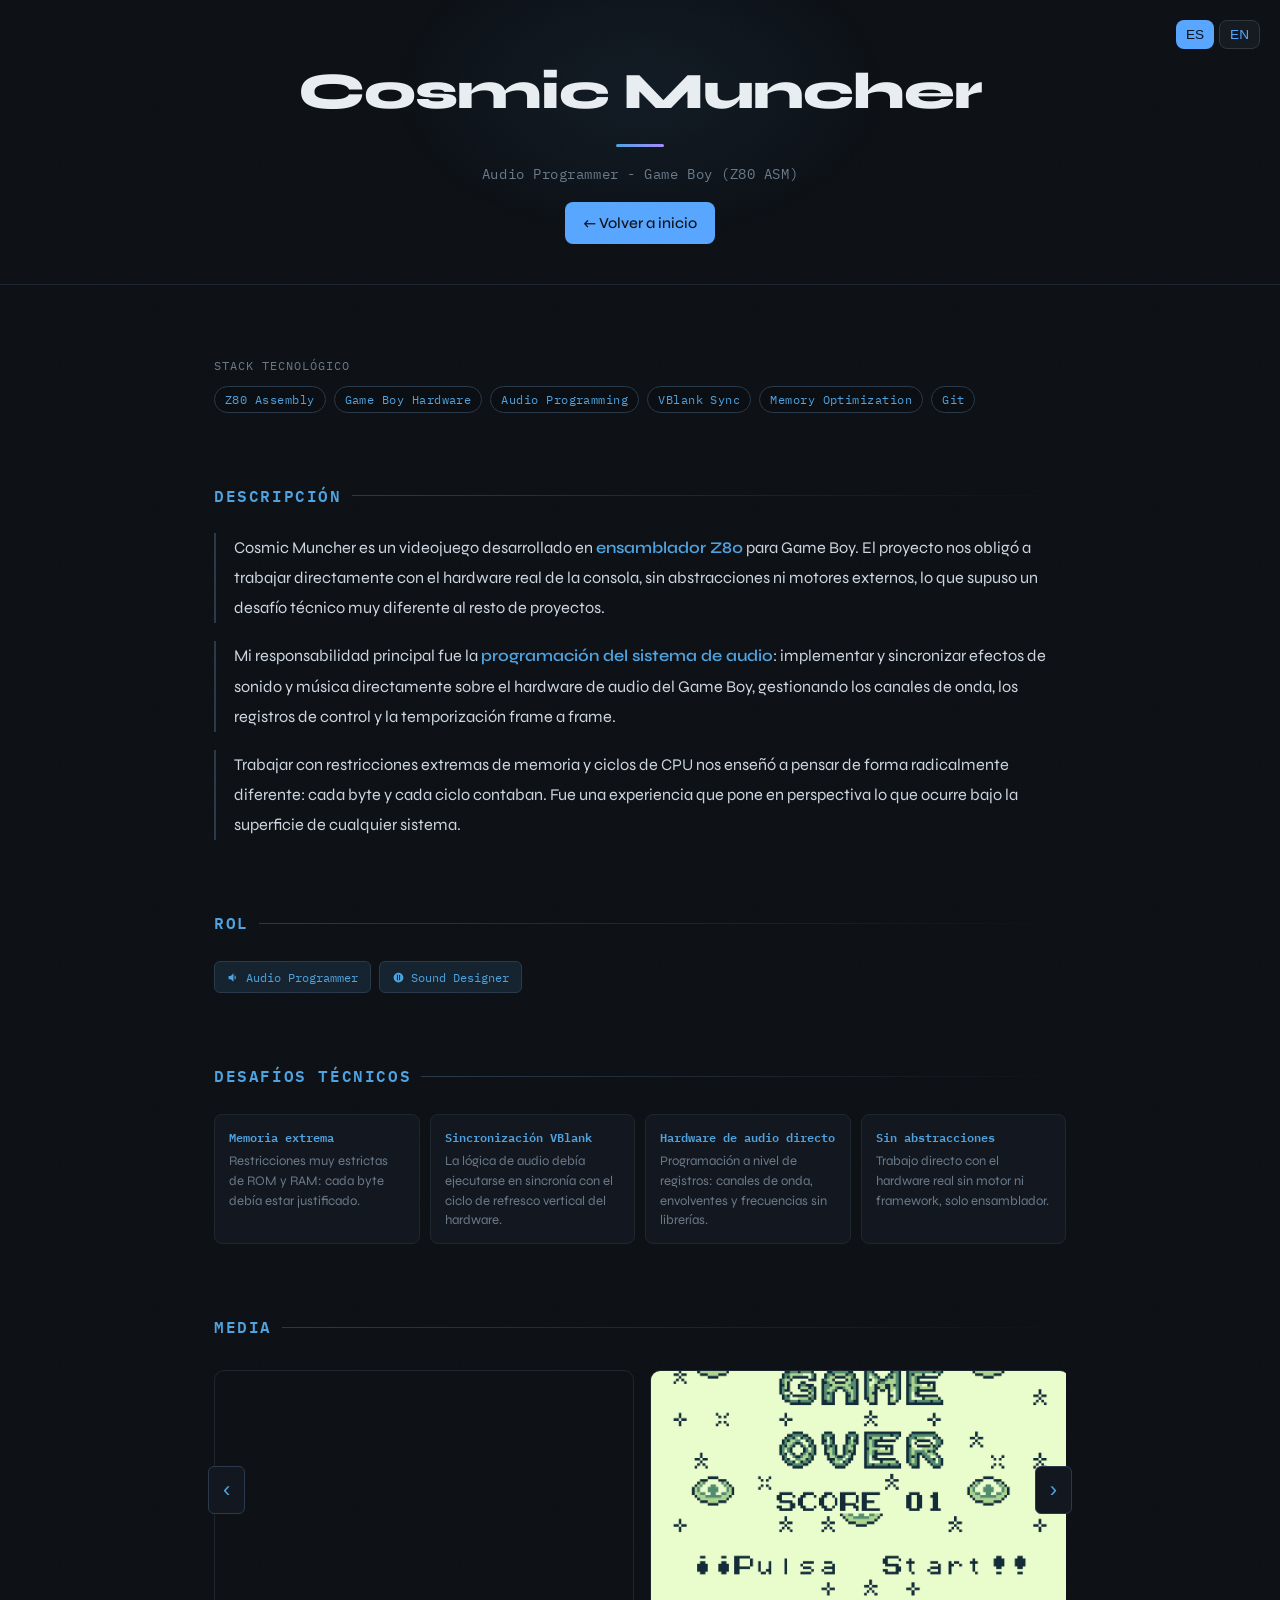
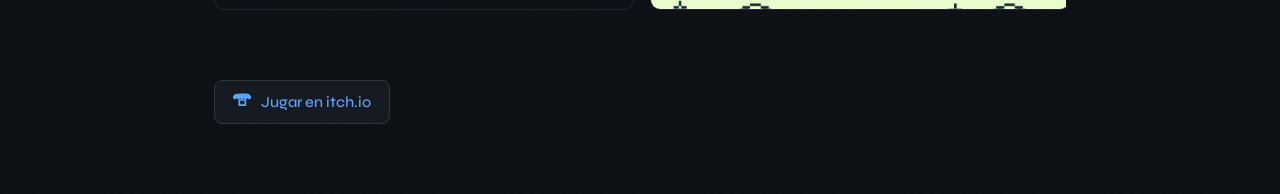
<file: projects/cosmic-muncher.html>
<!DOCTYPE html>
<html lang="es">
<head>
  <meta charset="UTF-8">
  <title>Cosmic Muncher</title>
  <link rel="stylesheet" href="../style.css">
  <style>
    .project-subtitle {
      font-family: 'IBM Plex Mono', monospace;
      font-size: 0.78rem;
      color: var(--text-muted);
      letter-spacing: 0.08em;
      text-transform: uppercase;
      margin-bottom: 10px;
    }
    .tech-pills { display: flex; flex-wrap: wrap; gap: 8px; }
    .tech-pill {
      display: inline-flex;
      align-items: center;
      padding: 3px 10px;
      border-radius: 20px;
      background: var(--bg);
      border: 1px solid var(--border-accent);
      color: var(--accent);
      font-family: 'IBM Plex Mono', monospace;
      font-size: 0.72rem;
      letter-spacing: 0.04em;
    }
    .overview-block p {
      color: var(--text);
      font-size: 1.02rem;
      line-height: 1.85;
      margin-bottom: 1.1em;
      border-left: 2px solid var(--border-accent);
      padding-left: 18px;
    }
    .overview-block p:last-child { margin-bottom: 0; }
    .highlight-word { color: var(--accent); font-weight: 600; }
    .role-badges { display: flex; flex-wrap: wrap; gap: 8px; }
    .role-badge {
      display: inline-flex;
      align-items: center;
      gap: 6px;
      padding: 5px 12px;
      background: var(--accent-dim);
      border: 1px solid var(--border-accent);
      border-radius: 6px;
      font-family: 'IBM Plex Mono', monospace;
      font-size: 0.78rem;
      color: var(--accent);
    }
    .challenge-grid {
      display: grid;
      grid-template-columns: repeat(auto-fill, minmax(200px, 1fr));
      gap: 10px;
    }
    .challenge-card {
      background: var(--bg-card);
      border: 1px solid var(--border);
      border-radius: 8px;
      padding: 12px 14px;
      transition: border-color 0.2s;
    }
    .challenge-card:hover { border-color: var(--border-accent); }
    .challenge-card-title {
      font-family: 'IBM Plex Mono', monospace;
      font-size: 0.78rem;
      font-weight: 600;
      color: var(--accent);
      margin-bottom: 5px;
    }
    .challenge-card-desc { font-size: 0.82rem; color: var(--text-muted); line-height: 1.5; }
    .btn-itchio { display: inline-flex; align-items: center; gap: 10px; }
    .btn-itchio svg { width: 18px; height: 18px; flex-shrink: 0; }
  </style>
</head>
<body>

<header>
  <h1>Cosmic Muncher</h1>
  <p class="subtitle"
    data-es="Audio Programmer - Game Boy (Z80 ASM)"
    data-en="Audio Programmer - Game Boy (Z80 ASM)">
  </p>
  <a href="../index.html" class="btn btn-primary back-button" style="margin-top: 0;"
    data-es="← Volver a inicio"
    data-en="← Back to home">
  </a>
  <div class="lang-switch">
    <button onclick="setLang('es')" class="btn">ES</button>
    <button onclick="setLang('en')" class="btn">EN</button>
  </div>
</header>

<!-- TECH STACK -->
<section>
  <p class="project-subtitle" data-es="Stack tecnológico" data-en="Tech stack"></p>
  <div class="tech-pills">
    <span class="tech-pill">Z80 Assembly</span>
    <span class="tech-pill">Game Boy Hardware</span>
    <span class="tech-pill">Audio Programming</span>
    <span class="tech-pill">VBlank Sync</span>
    <span class="tech-pill">Memory Optimization</span>
    <span class="tech-pill">Git</span>
  </div>
</section>

<!-- OVERVIEW -->
<section>
  <h2 data-es="Descripción" data-en="Overview"></h2>
  <div class="overview-block">
    <p
      data-es="Cosmic Muncher es un videojuego desarrollado en <span class='highlight-word'>ensamblador Z80</span> para Game Boy. El proyecto nos obligó a trabajar directamente con el hardware real de la consola, sin abstracciones ni motores externos, lo que supuso un desafío técnico muy diferente al resto de proyectos."
      data-en="Cosmic Muncher is a video game developed in <span class='highlight-word'>Z80 Assembly</span> for the Game Boy. The project required us to work directly with the console's real hardware, without any abstractions or external engines, making it a very different technical challenge from any other project.">
    </p>
    <p
      data-es="Mi responsabilidad principal fue la <span class='highlight-word'>programación del sistema de audio</span>: implementar y sincronizar efectos de sonido y música directamente sobre el hardware de audio del Game Boy, gestionando los canales de onda, los registros de control y la temporización frame a frame."
      data-en="My main responsibility was the <span class='highlight-word'>audio system programming</span>: implementing and synchronizing sound effects and music directly on the Game Boy audio hardware, managing wave channels, control registers, and frame-by-frame timing.">
    </p>
    <p
      data-es="Trabajar con restricciones extremas de memoria y ciclos de CPU nos enseñó a pensar de forma radicalmente diferente: cada byte y cada ciclo contaban. Fue una experiencia que pone en perspectiva lo que ocurre bajo la superficie de cualquier sistema."
      data-en="Working under extreme memory and CPU cycle constraints taught us to think in a radically different way: every byte and every cycle mattered. It was an experience that puts into perspective what happens beneath the surface of any system.">
    </p>
  </div>
</section>

<!-- ROL -->
<section>
  <h2 data-es="Rol" data-en="Role"></h2>
  <div class="role-badges">
    <span class="role-badge">
      <svg viewBox="0 0 24 24" fill="currentColor" width="13" height="13"><path d="M3 9v6h4l5 5V4L7 9H3zm13.5 3c0-1.77-1.02-3.29-2.5-4.03v8.05c1.48-.73 2.5-2.25 2.5-4.02z"/></svg>
      Audio Programmer
    </span>
    <span class="role-badge">
      <svg viewBox="0 0 24 24" fill="currentColor" width="13" height="13"><path d="M12 3c-4.97 0-9 4.03-9 9s4.03 9 9 9 9-4.03 9-9-4.03-9-9-9zm-1 14H9V7h2v10zm4 0h-2V7h2v10z"/></svg>
      Sound Designer
    </span>
  </div>
</section>

<!-- DESAFÍOS -->
<section>
  <h2 data-es="Desafíos técnicos" data-en="Technical Challenges"></h2>
  <div class="challenge-grid">
    <div class="challenge-card">
      <div class="challenge-card-title" data-es="Memoria extrema" data-en="Extreme Memory"></div>
      <div class="challenge-card-desc"
        data-es="Restricciones muy estrictas de ROM y RAM: cada byte debía estar justificado."
        data-en="Very strict ROM and RAM constraints: every byte had to be justified.">
      </div>
    </div>
    <div class="challenge-card">
      <div class="challenge-card-title" data-es="Sincronización VBlank" data-en="VBlank Sync"></div>
      <div class="challenge-card-desc"
        data-es="La lógica de audio debía ejecutarse en sincronía con el ciclo de refresco vertical del hardware."
        data-en="Audio logic had to run in sync with the hardware's vertical refresh cycle.">
      </div>
    </div>
    <div class="challenge-card">
      <div class="challenge-card-title" data-es="Hardware de audio directo" data-en="Direct Audio Hardware"></div>
      <div class="challenge-card-desc"
        data-es="Programación a nivel de registros: canales de onda, envolventes y frecuencias sin librerías."
        data-en="Register-level programming: wave channels, envelopes and frequencies without libraries.">
      </div>
    </div>
    <div class="challenge-card">
      <div class="challenge-card-title" data-es="Sin abstracciones" data-en="No Abstractions"></div>
      <div class="challenge-card-desc"
        data-es="Trabajo directo con el hardware real sin motor ni framework, solo ensamblador."
        data-en="Working directly with real hardware with no engine or framework, just assembly.">
      </div>
    </div>
  </div>
</section>

<!-- MEDIA -->
<section>
  <h2 data-es="Media" data-en="Media"></h2>
  <div class="carousel-container">
    <button class="carousel-btn left" onclick="scrollCarousel(-1)">‹</button>
    <div class="carousel" id="carousel">
      <div class="carousel-item video-item">
        <iframe
          src="https://www.youtube.com/embed/mj4YTr-U1gk"
          title="YouTube video"
          frameborder="0"
          allow="accelerometer; autoplay; clipboard-write; encrypted-media; gyroscope; picture-in-picture"
          allowfullscreen>
        </iframe>
      </div>
      <div class="carousel-item">
        <img src="../src/CosmicMuncher/1_St4f.png" onclick="openLightbox(this.src)">
      </div>
      <div class="carousel-item">
        <img src="../src/CosmicMuncher/Vy2fZR.png" onclick="openLightbox(this.src)">
      </div>
      <div class="carousel-item">
        <img src="../src/CosmicMuncher/xVbub8.png" onclick="openLightbox(this.src)">
      </div>
      <div class="carousel-item">
        <img src="../src/CosmicMuncher/Pc2Axz.jpg" onclick="openLightbox(this.src)">
      </div>
    </div>
    <button class="carousel-btn right" onclick="scrollCarousel(1)">›</button>
  </div>
</section>

<!-- PLAY BUTTON -->
<section>
  <a href="https://roscarul.itch.io/cosmic-muncher" target="_blank" class="btn btn-contact btn-itchio">
    <svg viewBox="0 0 24 24" fill="currentColor"><path d="M3.13 1.338C2.08 1.96.02 4.328 0 4.95v1.03c0 1.303 1.22 2.45 2.325 2.45 1.33 0 2.436-1.102 2.436-2.41 0 1.308 1.07 2.41 2.4 2.41 1.328 0 2.362-1.102 2.362-2.41 0 1.308 1.107 2.41 2.434 2.41h.024c1.33 0 2.434-1.102 2.434-2.41 0 1.308 1.035 2.41 2.363 2.41 1.33 0 2.4-1.102 2.4-2.41 0 1.308 1.106 2.41 2.435 2.41C22.78 8.43 24 7.283 24 5.98V4.95c-.02-.62-2.082-2.99-3.13-3.612C19.486.47 12.095.442 3.13 1.338zm8.85 6.696c-.332.34-.815.554-1.372.554-.558 0-1.04-.22-1.372-.556v.002c-.334.336-.815.554-1.372.554a2.01 2.01 0 01-.604-.09v8.392c0 .276.526.512 1.173.512h7.938c.646 0 1.172-.236 1.172-.512V8.498a2.014 2.014 0 01-.603.09c-.557 0-1.038-.218-1.37-.554-.334.336-.815.556-1.372.556-.558 0-1.038-.218-1.37-.554l-.002-.002zm-1.788 2.137h4.618c.36 0 .65.294.65.657v3.608c0 .362-.29.657-.65.657H10.19a.653.653 0 01-.65-.657V10.83c0-.363.292-.657.65-.657z"/></svg>
    <span data-es="Jugar en itch.io" data-en="Play on itch.io"></span>
  </a>
</section>

<!-- LIGHTBOX -->
<div id="lightbox" onclick="closeLightbox()">
  <img id="lightbox-img">
</div>

<script src="../script.js"></script>
</body>
</html>
</file>
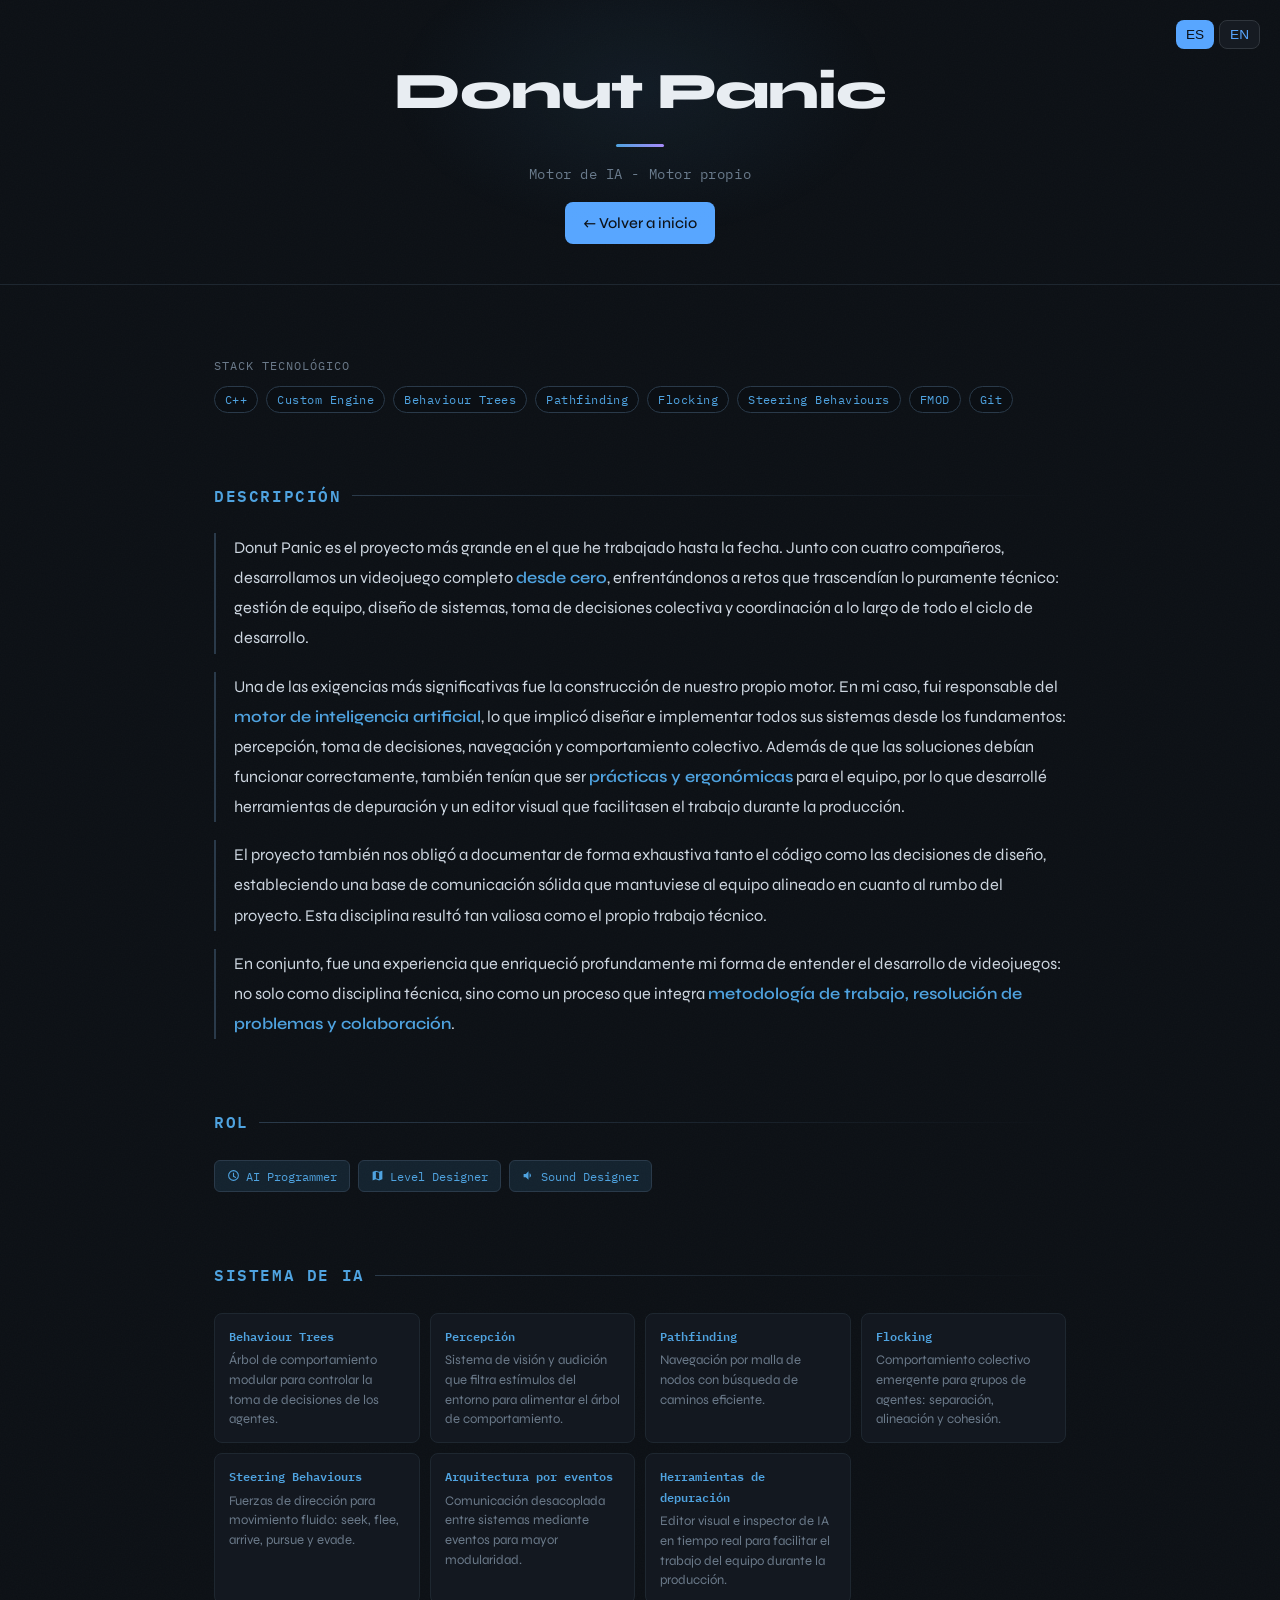
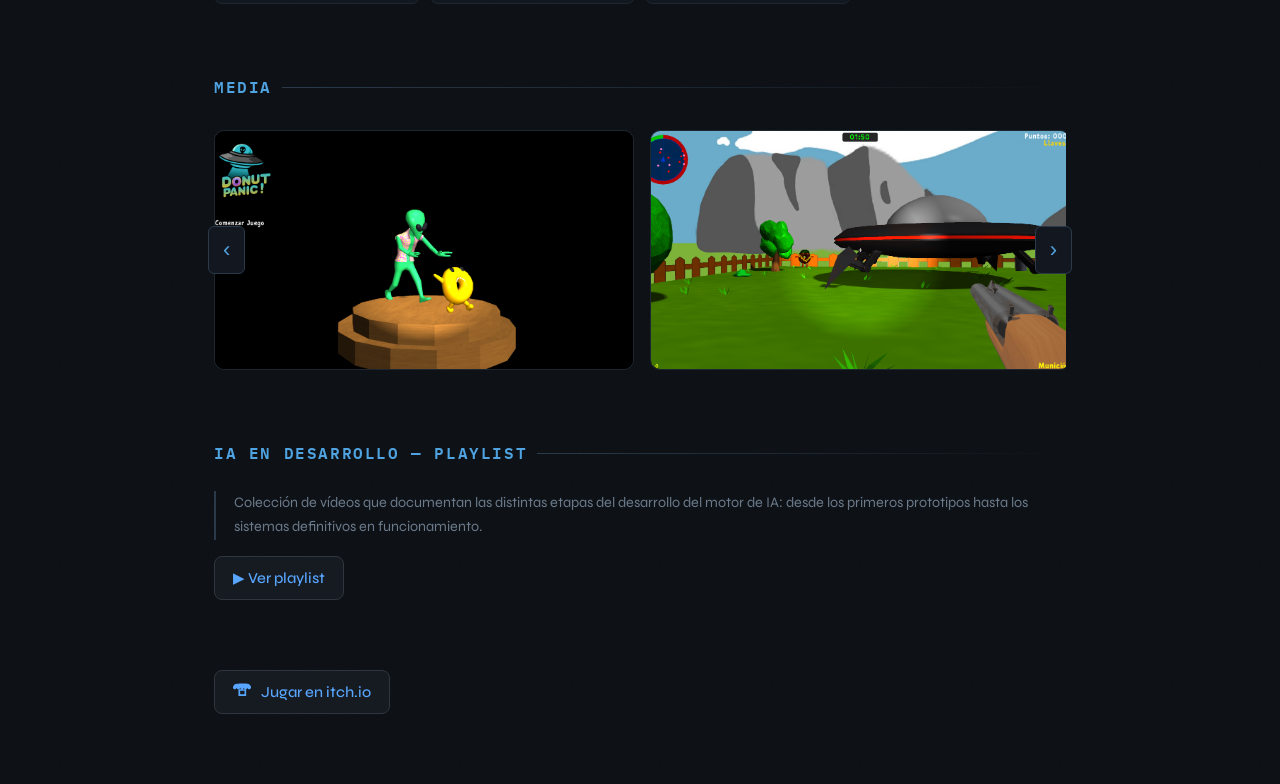
<file: projects/donut-panic.html>
<!DOCTYPE html>
<html lang="es">
<head>
  <meta charset="UTF-8">
  <title>Donut Panic</title>
  <link rel="stylesheet" href="../style.css">
  <style>
    .project-subtitle {
      font-family: 'IBM Plex Mono', monospace;
      font-size: 0.78rem;
      color: var(--text-muted);
      letter-spacing: 0.08em;
      text-transform: uppercase;
      margin-bottom: 10px;
    }

    .tech-pills {
      display: flex;
      flex-wrap: wrap;
      gap: 8px;
    }

    .tech-pill {
      display: inline-flex;
      align-items: center;
      padding: 3px 10px;
      border-radius: 20px;
      background: var(--bg);
      border: 1px solid var(--border-accent);
      color: var(--accent);
      font-family: 'IBM Plex Mono', monospace;
      font-size: 0.72rem;
      letter-spacing: 0.04em;
    }

    .overview-block p {
      color: var(--text);
      font-size: 1.02rem;
      line-height: 1.85;
      margin-bottom: 1.1em;
      border-left: 2px solid var(--border-accent);
      padding-left: 18px;
    }

    .overview-block p:last-child { margin-bottom: 0; }

    .highlight-word {
      color: var(--accent);
      font-weight: 600;
    }

    .ai-grid {
      display: grid;
      grid-template-columns: repeat(auto-fill, minmax(200px, 1fr));
      gap: 10px;
    }

    .ai-card {
      background: var(--bg-card);
      border: 1px solid var(--border);
      border-radius: 8px;
      padding: 12px 14px;
      transition: border-color 0.2s;
    }

    .ai-card:hover { border-color: var(--border-accent); }

    .ai-card-title {
      font-family: 'IBM Plex Mono', monospace;
      font-size: 0.78rem;
      font-weight: 600;
      color: var(--accent);
      margin-bottom: 5px;
    }

    .ai-card-desc {
      font-size: 0.82rem;
      color: var(--text-muted);
      line-height: 1.5;
    }

    .role-badges { display: flex; flex-wrap: wrap; gap: 8px; }

    .role-badge {
      display: inline-flex;
      align-items: center;
      gap: 6px;
      padding: 5px 12px;
      background: var(--accent-dim);
      border: 1px solid var(--border-accent);
      border-radius: 6px;
      font-family: 'IBM Plex Mono', monospace;
      font-size: 0.78rem;
      color: var(--accent);
    }

    .youtube-label {
      font-size: 0.9rem;
      color: var(--text-muted);
      margin-bottom: 16px;
      line-height: 1.7;
      border-left: 2px solid var(--border-accent);
      padding-left: 18px;
    }

    .youtube-embed {
      width: 100%;
      max-width: 680px;
      aspect-ratio: 16 / 9;
      border-radius: 10px;
      border: 1px solid var(--border);
      overflow: hidden;
      background: var(--bg-card);
    }

    .youtube-embed iframe {
      width: 100%;
      height: 100%;
      border: none;
      display: block;
    }

    .btn-itchio {
      display: inline-flex;
      align-items: center;
      gap: 10px;
    }

    .btn-itchio svg {
      width: 18px;
      height: 18px;
      flex-shrink: 0;
    }
  </style>
</head>
<body>

<header>
  <h1>Donut Panic</h1>
    <p class="subtitle"
      data-es="Motor de IA - Motor propio"
      data-en="AI Engine - Own engine">
    </p>
  <a href="../index.html" class="btn btn-primary back-button" style="margin-top: 0;"
    data-es="← Volver a inicio"
    data-en="← Back to home">
  </a>
  <div class="lang-switch">
    <button onclick="setLang('es')" class="btn">ES</button>
    <button onclick="setLang('en')" class="btn">EN</button>
  </div>
</header>

<!-- TECH STACK -->
<section>
  <p class="project-subtitle" data-es="Stack tecnológico" data-en="Tech stack">Stack tecnológico</p>
  <div class="tech-pills">
    <span class="tech-pill">C++</span>
    <span class="tech-pill">Custom Engine</span>
    <span class="tech-pill">Behaviour Trees</span>
    <span class="tech-pill">Pathfinding</span>
    <span class="tech-pill">Flocking</span>
    <span class="tech-pill">Steering Behaviours</span>
    <span class="tech-pill">FMOD</span>
    <span class="tech-pill">Git</span>
  </div>
</section>

<!-- OVERVIEW -->
<section>
  <h2 data-es="Descripción" data-en="Overview">Descripción</h2>
  <div class="overview-block">
    <p
      data-es="Donut Panic es el proyecto más grande en el que he trabajado hasta la fecha. Junto con cuatro compañeros, desarrollamos un videojuego completo <span class='highlight-word'>desde cero</span>, enfrentándonos a retos que trascendían lo puramente técnico: gestión de equipo, diseño de sistemas, toma de decisiones colectiva y coordinación a lo largo de todo el ciclo de desarrollo."
      data-en="Donut Panic is the largest project I have worked on to date. Together with four teammates, we developed a complete video game <span class='highlight-word'>from scratch</span>, facing challenges that went well beyond the purely technical: team management, systems design, collective decision-making, and coordination throughout the entire development cycle.">
    </p>
    <p
      data-es="Una de las exigencias más significativas fue la construcción de nuestro propio motor. En mi caso, fui responsable del <span class='highlight-word'>motor de inteligencia artificial</span>, lo que implicó diseñar e implementar todos sus sistemas desde los fundamentos: percepción, toma de decisiones, navegación y comportamiento colectivo. Además de que las soluciones debían funcionar correctamente, también tenían que ser <span class='highlight-word'>prácticas y ergonómicas</span> para el equipo, por lo que desarrollé herramientas de depuración y un editor visual que facilitasen el trabajo durante la producción."
      data-en="One of the most significant demands was building our own engine. In my case, I was responsible for the <span class='highlight-word'>artificial intelligence engine</span>, which meant designing and implementing all its systems from the ground up: perception, decision-making, navigation, and collective behaviour. Beyond correctness, the solutions also had to be <span class='highlight-word'>practical and ergonomic</span> for the team, so I developed debugging tools and a visual editor to ease the workflow during production.">
    </p>
    <p
      data-es="El proyecto también nos obligó a documentar de forma exhaustiva tanto el código como las decisiones de diseño, estableciendo una base de comunicación sólida que mantuviese al equipo alineado en cuanto al rumbo del proyecto. Esta disciplina resultó tan valiosa como el propio trabajo técnico."
      data-en="The project also required us to document both the codebase and the game's design decisions extensively, establishing a strong communication foundation that kept the team aligned throughout development. This discipline proved as valuable as the technical work itself.">
    </p>
    <p
      data-es="En conjunto, fue una experiencia que enriqueció profundamente mi forma de entender el desarrollo de videojuegos: no solo como disciplina técnica, sino como un proceso que integra <span class='highlight-word'>metodología de trabajo, resolución de problemas y colaboración</span>."
      data-en="Overall, it was an experience that deeply enriched my understanding of game development: not only as a technical discipline, but as a process that integrates <span class='highlight-word'>work methodology, problem-solving, and collaboration</span>.">
    </p>
  </div>
</section>

<!-- ROL -->
<section>
  <h2 data-es="Rol" data-en="Role">Rol</h2>
  <div class="role-badges">
    <span class="role-badge">
      <svg viewBox="0 0 24 24" fill="currentColor" width="13" height="13"><path d="M12 2a10 10 0 110 20A10 10 0 0112 2zm0 2a8 8 0 100 16A8 8 0 0012 4zm-1 3h2v6l4 2-1 1.73-5-2.5V7z"/></svg>
      AI Programmer
    </span>
    <span class="role-badge">
      <svg viewBox="0 0 24 24" fill="currentColor" width="13" height="13"><path d="M20.5 3l-.16.03L15 5.1 9 3 3.36 4.9c-.21.07-.36.25-.36.48V20.5c0 .28.22.5.5.5l.16-.03L9 18.9l6 2.1 5.64-1.9c.21-.07.36-.25.36-.48V3.5c0-.28-.22-.5-.5-.5zM15 19l-6-2.11V5l6 2.11V19z"/></svg>
      Level Designer
    </span>
    <span class="role-badge">
      <svg viewBox="0 0 24 24" fill="currentColor" width="13" height="13"><path d="M3 9v6h4l5 5V4L7 9H3zm13.5 3c0-1.77-1.02-3.29-2.5-4.03v8.05c1.48-.73 2.5-2.25 2.5-4.02z"/></svg>
      Sound Designer
    </span>
  </div>
</section>

<!-- SISTEMA DE IA -->
<section>
  <h2 data-es="Sistema de IA" data-en="AI System">Sistema de IA</h2>
  <div class="ai-grid">
    <div class="ai-card">
      <div class="ai-card-title">Behaviour Trees</div>
      <div class="ai-card-desc"
        data-es="Árbol de comportamiento modular para controlar la toma de decisiones de los agentes."
        data-en="Modular behaviour tree controlling agent decision-making logic.">
        Árbol de comportamiento modular para controlar la toma de decisiones de los agentes.
      </div>
    </div>
    <div class="ai-card">
      <div class="ai-card-title" data-es="Percepción" data-en="Perception">Percepción</div>
      <div class="ai-card-desc"
        data-es="Sistema de visión y audición que filtra estímulos del entorno para alimentar el árbol de comportamiento."
        data-en="Vision and hearing system that filters environmental stimuli to feed the behaviour tree.">
        Sistema de visión y audición que filtra estímulos del entorno para alimentar el árbol de comportamiento.
      </div>
    </div>
    <div class="ai-card">
      <div class="ai-card-title">Pathfinding</div>
      <div class="ai-card-desc"
        data-es="Navegación por malla de nodos con búsqueda de caminos eficiente."
        data-en="Node-mesh navigation with efficient pathfinding search.">
        Navegación por malla de nodos con búsqueda de caminos eficiente.
      </div>
    </div>
    <div class="ai-card">
      <div class="ai-card-title">Flocking</div>
      <div class="ai-card-desc"
        data-es="Comportamiento colectivo emergente para grupos de agentes: separación, alineación y cohesión."
        data-en="Emergent collective behaviour for agent groups: separation, alignment and cohesion.">
        Comportamiento colectivo emergente para grupos de agentes: separación, alineación y cohesión.
      </div>
    </div>
    <div class="ai-card">
      <div class="ai-card-title">Steering Behaviours</div>
      <div class="ai-card-desc"
        data-es="Fuerzas de dirección para movimiento fluido: seek, flee, arrive, pursue y evade."
        data-en="Steering forces for smooth movement: seek, flee, arrive, pursue and evade.">
        Fuerzas de dirección para movimiento fluido: seek, flee, arrive, pursue y evade.
      </div>
    </div>
    <div class="ai-card">
      <div class="ai-card-title" data-es="Arquitectura por eventos" data-en="Event-driven Architecture">Arquitectura por eventos</div>
      <div class="ai-card-desc"
        data-es="Comunicación desacoplada entre sistemas mediante eventos para mayor modularidad."
        data-en="Decoupled inter-system communication via events for greater modularity.">
        Comunicación desacoplada entre sistemas mediante eventos para mayor modularidad.
      </div>
    </div>
    <div class="ai-card">
      <div class="ai-card-title" data-es="Herramientas de depuración" data-en="Debug Tools">Herramientas de depuración</div>
      <div class="ai-card-desc"
        data-es="Editor visual e inspector de IA en tiempo real para facilitar el trabajo del equipo durante la producción."
        data-en="Visual editor and real-time AI inspector to streamline team workflow during production.">
        Editor visual e inspector de IA en tiempo real para facilitar el trabajo del equipo durante la producción.
      </div>
    </div>
  </div>
</section>

<!-- MEDIA -->
<section>
  <h2 data-es="Media" data-en="Media">Media</h2>
  <div class="carousel-container">
    <button class="carousel-btn left" onclick="scrollCarousel(-1)">‹</button>
    <div class="carousel" id="carousel">
      <div class="carousel-item">
        <img src="../src/DonutPanic/1.png" onclick="openLightbox(this.src)">
      </div>
      <div class="carousel-item">
        <img src="../src/DonutPanic/2.png" onclick="openLightbox(this.src)">
      </div>
      <div class="carousel-item">
        <img src="../src/DonutPanic/3.png" onclick="openLightbox(this.src)">
      </div>
      <div class="carousel-item">
        <img src="../src/DonutPanic/4.png" onclick="openLightbox(this.src)">
      </div>
    </div>
    <button class="carousel-btn right" onclick="scrollCarousel(1)">›</button>
  </div>
</section>

<!-- YOUTUBE AI PLAYLIST -->
<section>
  <h2 data-es="IA en desarrollo — Playlist" data-en="AI in Development — Playlist">IA en desarrollo — Playlist</h2>
  <p class="youtube-label"
    data-es="Colección de vídeos que documentan las distintas etapas del desarrollo del motor de IA: desde los primeros prototipos hasta los sistemas definitivos en funcionamiento."
    data-en="A collection of videos documenting the different stages of the AI engine development: from early prototypes to the final systems in action.">
    Colección de vídeos que documentan las distintas etapas del desarrollo del motor de IA: desde los primeros prototipos hasta los sistemas definitivos en funcionamiento.
  </p>


  <a href="https://www.youtube.com/playlist?list=PLnikM-A7vK7bHuDqUNs2hrJNtVJEMdUPZ" target="_blank" class="btn btn-contact">  ▶ Ver playlist</a>
</section>

<!-- PLAY BUTTON -->
<section>
  <a href="https://cletus2000.itch.io/donut-panic" target="_blank" class="btn btn-contact btn-itchio">
    <svg viewBox="0 0 24 24" fill="currentColor"><path d="M3.13 1.338C2.08 1.96.02 4.328 0 4.95v1.03c0 1.303 1.22 2.45 2.325 2.45 1.33 0 2.436-1.102 2.436-2.41 0 1.308 1.07 2.41 2.4 2.41 1.328 0 2.362-1.102 2.362-2.41 0 1.308 1.107 2.41 2.434 2.41h.024c1.33 0 2.434-1.102 2.434-2.41 0 1.308 1.035 2.41 2.363 2.41 1.33 0 2.4-1.102 2.4-2.41 0 1.308 1.106 2.41 2.435 2.41C22.78 8.43 24 7.283 24 5.98V4.95c-.02-.62-2.082-2.99-3.13-3.612C19.486.47 12.095.442 3.13 1.338zm8.85 6.696c-.332.34-.815.554-1.372.554-.558 0-1.04-.22-1.372-.556v.002c-.334.336-.815.554-1.372.554a2.01 2.01 0 01-.604-.09v8.392c0 .276.526.512 1.173.512h7.938c.646 0 1.172-.236 1.172-.512V8.498a2.014 2.014 0 01-.603.09c-.557 0-1.038-.218-1.37-.554-.334.336-.815.556-1.372.556-.558 0-1.038-.218-1.37-.554l-.002-.002zm-1.788 2.137h4.618c.36 0 .65.294.65.657v3.608c0 .362-.29.657-.65.657H10.19a.653.653 0 01-.65-.657V10.83c0-.363.292-.657.65-.657z"/></svg>
    <span data-es="Jugar en itch.io" data-en="Play on itch.io">Play on itch.io</span>
  </a>
</section>

<!-- LIGHTBOX -->
<div id="lightbox" onclick="closeLightbox()">
  <img id="lightbox-img">
</div>

<script src="../script.js"></script>
</body>
</html>
</file>
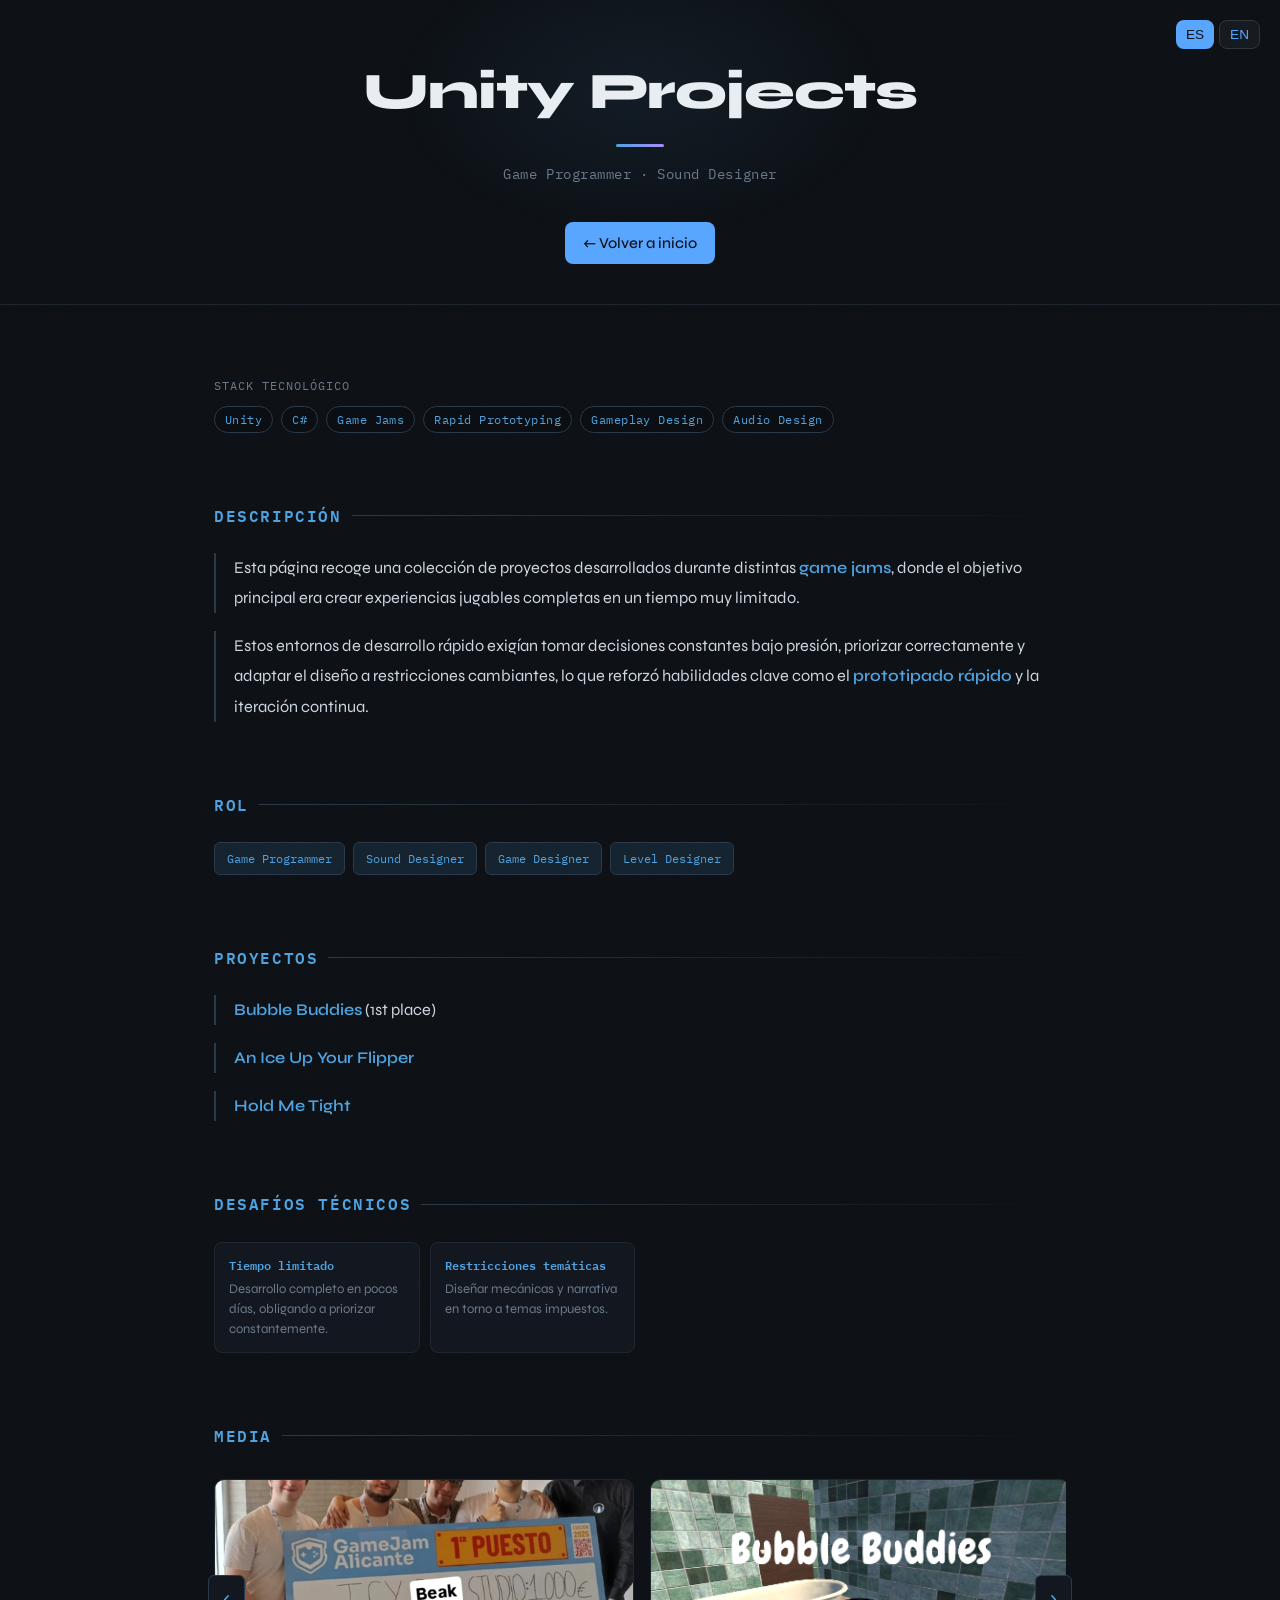
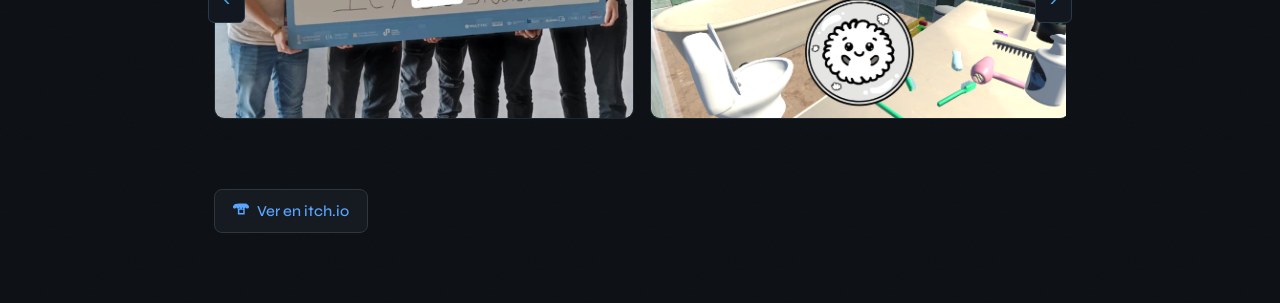
<file: projects/unity-projects.html>
<!DOCTYPE html>
<html lang="es">
<head>
  <meta charset="UTF-8">
  <title>Unity Projects</title>
  <link rel="stylesheet" href="../style.css">

  <style>
    .project-subtitle {
      font-family: 'IBM Plex Mono', monospace;
      font-size: 0.78rem;
      color: var(--text-muted);
      letter-spacing: 0.08em;
      text-transform: uppercase;
      margin-bottom: 10px;
    }

    .tech-pills { display: flex; flex-wrap: wrap; gap: 8px; }

    .tech-pill {
      display: inline-flex;
      align-items: center;
      padding: 3px 10px;
      border-radius: 20px;
      background: var(--bg);
      border: 1px solid var(--border-accent);
      color: var(--accent);
      font-family: 'IBM Plex Mono', monospace;
      font-size: 0.72rem;
      letter-spacing: 0.04em;
    }

    .overview-block p {
      color: var(--text);
      font-size: 1.02rem;
      line-height: 1.85;
      margin-bottom: 1.1em;
      border-left: 2px solid var(--border-accent);
      padding-left: 18px;
    }

    .highlight-word { color: var(--accent); font-weight: 600; }

    .role-badges { display: flex; flex-wrap: wrap; gap: 8px; }

    .role-badge {
      display: inline-flex;
      align-items: center;
      gap: 6px;
      padding: 5px 12px;
      background: var(--accent-dim);
      border: 1px solid var(--border-accent);
      border-radius: 6px;
      font-family: 'IBM Plex Mono', monospace;
      font-size: 0.78rem;
      color: var(--accent);
    }

    .challenge-grid {
      display: grid;
      grid-template-columns: repeat(auto-fill, minmax(200px, 1fr));
      gap: 10px;
    }

    .challenge-card {
      background: var(--bg-card);
      border: 1px solid var(--border);
      border-radius: 8px;
      padding: 12px 14px;
    }

    .challenge-card-title {
      font-family: 'IBM Plex Mono', monospace;
      font-size: 0.78rem;
      font-weight: 600;
      color: var(--accent);
      margin-bottom: 5px;
    }

    .challenge-card-desc {
      font-size: 0.82rem;
      color: var(--text-muted);
      line-height: 1.5;
    }
  </style>
</head>

<body>

<header>
  <h1>Unity Projects</h1>

  <p class="subtitle"
    data-es="Game Programmer · Sound Designer"
    data-en="Game Programmer · Sound Designer">
  </p>

  <a href="../index.html" class="btn btn-primary back-button"
    data-es="← Volver a inicio"
    data-en="← Back to home">
  </a>

  <div class="lang-switch">
    <button onclick="setLang('es')" class="btn">ES</button>
    <button onclick="setLang('en')" class="btn">EN</button>
  </div>
</header>

<!-- TECH STACK -->
<section>
  <p class="project-subtitle" data-es="Stack tecnológico" data-en="Tech stack"></p>
  <div class="tech-pills">
    <span class="tech-pill">Unity</span>
    <span class="tech-pill">C#</span>
    <span class="tech-pill">Game Jams</span>
    <span class="tech-pill">Rapid Prototyping</span>
    <span class="tech-pill">Gameplay Design</span>
    <span class="tech-pill">Audio Design</span>
  </div>
</section>

<!-- OVERVIEW -->
<section>
  <h2 data-es="Descripción" data-en="Overview"></h2>
  <div class="overview-block">
    <p
      data-es="Esta página recoge una colección de proyectos desarrollados durante distintas <span class='highlight-word'>game jams</span>, donde el objetivo principal era crear experiencias jugables completas en un tiempo muy limitado."
      data-en="This page showcases a collection of projects developed during different <span class='highlight-word'>game jams</span>, where the main goal was to build complete playable experiences within a very limited timeframe.">
    </p>

    <p
      data-es="Estos entornos de desarrollo rápido exigían tomar decisiones constantes bajo presión, priorizar correctamente y adaptar el diseño a restricciones cambiantes, lo que reforzó habilidades clave como el <span class='highlight-word'>prototipado rápido</span> y la iteración continua."
      data-en="These fast-paced environments required constant decision-making under pressure, proper prioritization, and adapting design to changing constraints, strengthening key skills such as <span class='highlight-word'>rapid prototyping</span> and continuous iteration.">
    </p>
  </div>
</section>

<!-- ROLE -->
<section>
  <h2 data-es="Rol" data-en="Role"></h2>
  <div class="role-badges">
    <span class="role-badge">Game Programmer</span>
    <span class="role-badge">Sound Designer</span>
    <span class="role-badge">Game Designer</span>
    <span class="role-badge">Level Designer</span>
  </div>
</section>

<!-- PROJECTS -->
<section>
  <h2 data-es="Proyectos" data-en="Projects"></h2>
  <div class="overview-block">
    <p><span class="highlight-word">Bubble Buddies</span> (1st place)</p>
    <p><span class="highlight-word">An Ice Up Your Flipper</span></p>
    <p><span class="highlight-word">Hold Me Tight</span></p>
  </div>
</section>

<!-- CHALLENGES -->
<section>
  <h2 data-es="Desafíos técnicos" data-en="Technical Challenges"></h2>
  <div class="challenge-grid">
    <div class="challenge-card">
      <div class="challenge-card-title"
        data-es="Tiempo limitado"
        data-en="Limited Time">
      </div>
      <div class="challenge-card-desc"
        data-es="Desarrollo completo en pocos días, obligando a priorizar constantemente."
        data-en="Full development in just a few days, forcing constant prioritization.">
      </div>
    </div>

    <div class="challenge-card">
      <div class="challenge-card-title"
        data-es="Restricciones temáticas"
        data-en="Theme Constraints">
      </div>
      <div class="challenge-card-desc"
        data-es="Diseñar mecánicas y narrativa en torno a temas impuestos."
        data-en="Designing mechanics and narrative around given themes.">
      </div>
    </div>
  </div>
</section>

<!-- MEDIA -->
<section>
  <h2 data-es="Media" data-en="Media"></h2>

  <div class="carousel-container">
    <button class="carousel-btn left" onclick="scrollCarousel(-1)">‹</button>

    <div class="carousel" id="carousel">
      <div class="carousel-item">
        <img src="../src/UnityProjects/1.png" onclick="openLightbox(this.src)">
      </div>
      <div class="carousel-item">
        <img src="../src/UnityProjects/2.png" onclick="openLightbox(this.src)">
      </div>
      <div class="carousel-item">
        <img src="../src/UnityProjects/3.png" onclick="openLightbox(this.src)">
      </div>
      <div class="carousel-item">
        <img src="../src/UnityProjects/4.png" onclick="openLightbox(this.src)">
      </div>
      <div class="carousel-item">
        <img src="../src/UnityProjects/4-1.png" onclick="openLightbox(this.src)">
      </div>
      <div class="carousel-item">
        <img src="../src/UnityProjects/5.png" onclick="openLightbox(this.src)">
      </div>
      <div class="carousel-item">
        <img src="../src/UnityProjects/5-2.png" onclick="openLightbox(this.src)">
      </div>
    </div>

    <button class="carousel-btn right" onclick="scrollCarousel(1)">›</button>
  </div>
</section>

<!-- PLAY -->
<section>
  <a href="https://roscarul.itch.io/" target="_blank" class="btn btn-contact btn-itchio">
    <svg viewBox="0 0 24 24" fill="currentColor" class="contact-icon"><path d="M3.13 1.338C2.08 1.96.02 4.328 0 4.95v1.03c0 1.303 1.22 2.45 2.325 2.45 1.33 0 2.436-1.102 2.436-2.41 0 1.308 1.07 2.41 2.4 2.41 1.328 0 2.362-1.102 2.362-2.41 0 1.308 1.107 2.41 2.434 2.41h.024c1.33 0 2.434-1.102 2.434-2.41 0 1.308 1.035 2.41 2.363 2.41 1.33 0 2.4-1.102 2.4-2.41 0 1.308 1.106 2.41 2.435 2.41C22.78 8.43 24 7.283 24 5.98V4.95c-.02-.62-2.082-2.99-3.13-3.612C19.486.47 12.095.442 3.13 1.338zm8.85 6.696c-.332.34-.815.554-1.372.554-.558 0-1.04-.22-1.372-.556v.002c-.334.336-.815.554-1.372.554a2.01 2.01 0 01-.604-.09v8.392c0 .276.526.512 1.173.512h7.938c.646 0 1.172-.236 1.172-.512V8.498a2.014 2.014 0 01-.603.09c-.557 0-1.038-.218-1.37-.554-.334.336-.815.556-1.372.556-.558 0-1.038-.218-1.37-.554l-.002-.002zm-1.788 2.137h4.618c.36 0 .65.294.65.657v3.608c0 .362-.29.657-.65.657H10.19a.653.653 0 01-.65-.657V10.83c0-.363.292-.657.65-.657z"/></svg>
    <span data-es="Ver en itch.io" data-en="View on itch.io"></span>
  </a>
</section>

<!-- LIGHTBOX -->
<div id="lightbox" onclick="closeLightbox()">
  <img id="lightbox-img">
</div>

<script src="../script.js"></script>
</body>
</html>
</file>
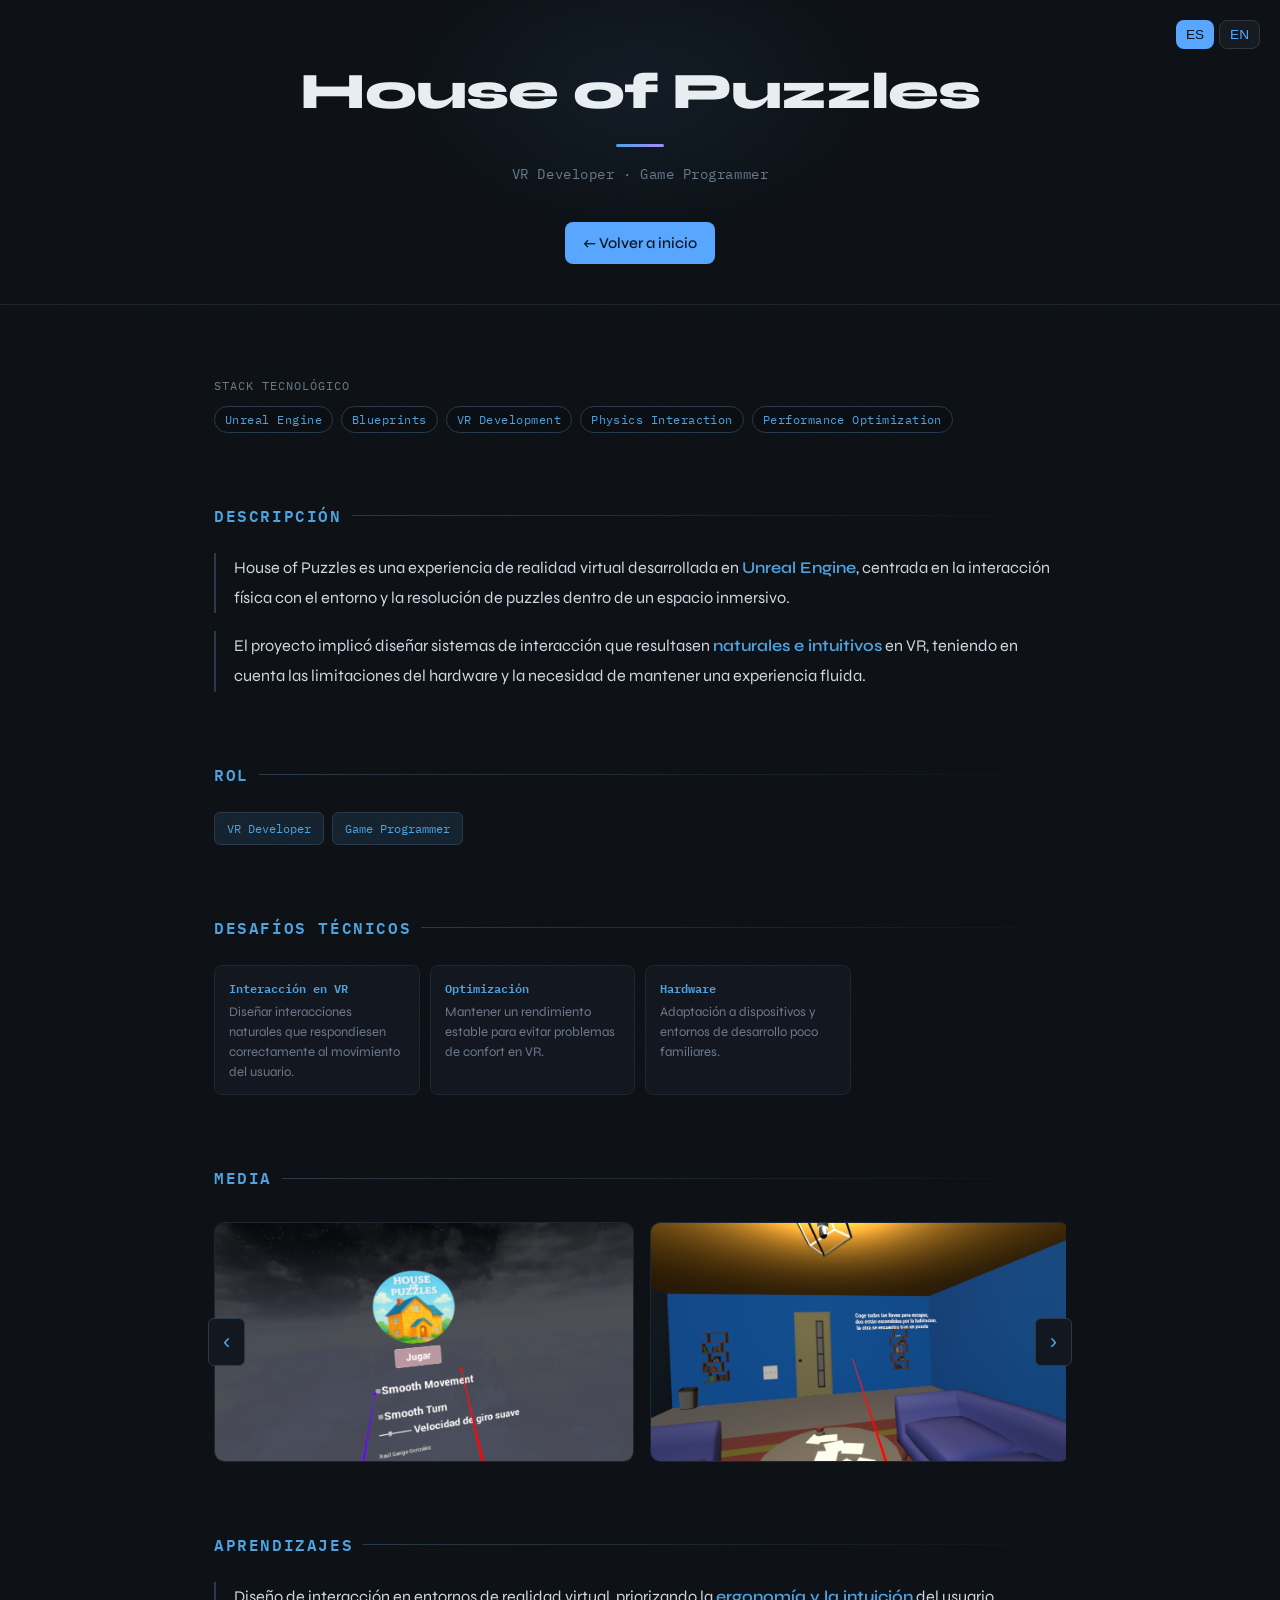
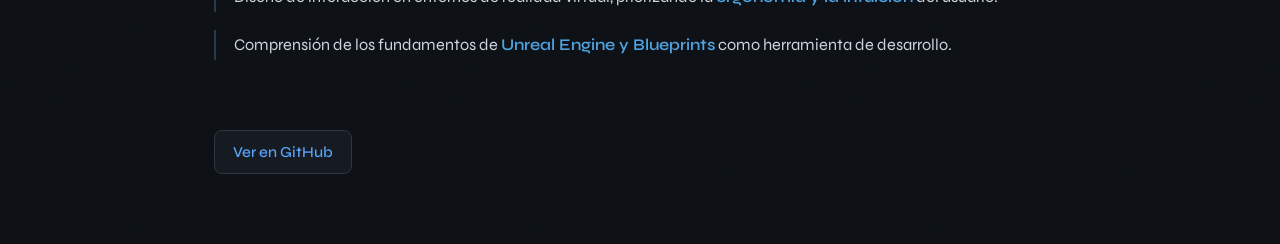
<file: projects/vr-game.html>
<!DOCTYPE html>
<html lang="es">
<head>
  <meta charset="UTF-8">
  <title>House of Puzzles</title>
  <link rel="stylesheet" href="../style.css">

  <style>
    .project-subtitle {
      font-family: 'IBM Plex Mono', monospace;
      font-size: 0.78rem;
      color: var(--text-muted);
      letter-spacing: 0.08em;
      text-transform: uppercase;
      margin-bottom: 10px;
    }

    .tech-pills { display: flex; flex-wrap: wrap; gap: 8px; }

    .tech-pill {
      display: inline-flex;
      align-items: center;
      padding: 3px 10px;
      border-radius: 20px;
      background: var(--bg);
      border: 1px solid var(--border-accent);
      color: var(--accent);
      font-family: 'IBM Plex Mono', monospace;
      font-size: 0.72rem;
      letter-spacing: 0.04em;
    }

    .overview-block p {
      color: var(--text);
      font-size: 1.02rem;
      line-height: 1.85;
      margin-bottom: 1.1em;
      border-left: 2px solid var(--border-accent);
      padding-left: 18px;
    }

    .highlight-word { color: var(--accent); font-weight: 600; }

    .role-badges { display: flex; flex-wrap: wrap; gap: 8px; }

    .role-badge {
      display: inline-flex;
      align-items: center;
      gap: 6px;
      padding: 5px 12px;
      background: var(--accent-dim);
      border: 1px solid var(--border-accent);
      border-radius: 6px;
      font-family: 'IBM Plex Mono', monospace;
      font-size: 0.78rem;
      color: var(--accent);
    }

    .challenge-grid {
      display: grid;
      grid-template-columns: repeat(auto-fill, minmax(200px, 1fr));
      gap: 10px;
    }

    .challenge-card {
      background: var(--bg-card);
      border: 1px solid var(--border);
      border-radius: 8px;
      padding: 12px 14px;
    }

    .challenge-card-title {
      font-family: 'IBM Plex Mono', monospace;
      font-size: 0.78rem;
      font-weight: 600;
      color: var(--accent);
      margin-bottom: 5px;
    }

    .challenge-card-desc {
      font-size: 0.82rem;
      color: var(--text-muted);
      line-height: 1.5;
    }
  </style>
</head>

<body>

<header>
  <h1>House of Puzzles</h1>

  <p class="subtitle"
    data-es="VR Developer · Game Programmer"
    data-en="VR Developer · Game Programmer">
  </p>

  <a href="../index.html" class="btn btn-primary back-button"
    data-es="← Volver a inicio"
    data-en="← Back to home">
  </a>

  <div class="lang-switch">
    <button onclick="setLang('es')" class="btn">ES</button>
    <button onclick="setLang('en')" class="btn">EN</button>
  </div>
</header>

<!-- TECH STACK -->
<section>
  <p class="project-subtitle" data-es="Stack tecnológico" data-en="Tech stack"></p>
  <div class="tech-pills">
    <span class="tech-pill">Unreal Engine</span>
    <span class="tech-pill">Blueprints</span>
    <span class="tech-pill">VR Development</span>
    <span class="tech-pill">Physics Interaction</span>
    <span class="tech-pill">Performance Optimization</span>
  </div>
</section>

<!-- OVERVIEW -->
<section>
  <h2 data-es="Descripción" data-en="Overview"></h2>
  <div class="overview-block">
    <p
      data-es="House of Puzzles es una experiencia de realidad virtual desarrollada en <span class='highlight-word'>Unreal Engine</span>, centrada en la interacción física con el entorno y la resolución de puzzles dentro de un espacio inmersivo."
      data-en="House of Puzzles is a virtual reality experience developed in <span class='highlight-word'>Unreal Engine</span>, focused on physical interaction with the environment and puzzle-solving within an immersive space.">
    </p>

    <p
      data-es="El proyecto implicó diseñar sistemas de interacción que resultasen <span class='highlight-word'>naturales e intuitivos</span> en VR, teniendo en cuenta las limitaciones del hardware y la necesidad de mantener una experiencia fluida."
      data-en="The project involved designing interaction systems that felt <span class='highlight-word'>natural and intuitive</span> in VR, taking into account hardware limitations and the need to maintain a smooth experience.">
    </p>
  </div>
</section>

<!-- ROLE -->
<section>
  <h2 data-es="Rol" data-en="Role"></h2>
  <div class="role-badges">
    <span class="role-badge">VR Developer</span>
    <span class="role-badge">Game Programmer</span>
  </div>
</section>

<!-- CHALLENGES -->
<section>
  <h2 data-es="Desafíos técnicos" data-en="Technical Challenges"></h2>
  <div class="challenge-grid">
    <div class="challenge-card">
      <div class="challenge-card-title"
        data-es="Interacción en VR"
        data-en="VR Interaction">
      </div>
      <div class="challenge-card-desc"
        data-es="Diseñar interacciones naturales que respondiesen correctamente al movimiento del usuario."
        data-en="Designing natural interactions that respond accurately to user movement.">
      </div>
    </div>

    <div class="challenge-card">
      <div class="challenge-card-title"
        data-es="Optimización"
        data-en="Optimization">
      </div>
      <div class="challenge-card-desc"
        data-es="Mantener un rendimiento estable para evitar problemas de confort en VR."
        data-en="Maintaining stable performance to avoid discomfort in VR experiences.">
      </div>
    </div>

    <div class="challenge-card">
      <div class="challenge-card-title"
        data-es="Hardware"
        data-en="Hardware Constraints">
      </div>
      <div class="challenge-card-desc"
        data-es="Adaptación a dispositivos y entornos de desarrollo poco familiares."
        data-en="Adapting to unfamiliar devices and development environments.">
      </div>
    </div>
  </div>
</section>

<!-- MEDIA -->
<section>
  <h2 data-es="Media" data-en="Media"></h2>

  <div class="carousel-container">
    <button class="carousel-btn left" onclick="scrollCarousel(-1)">‹</button>

    <div class="carousel" id="carousel">
      <div class="carousel-item">
        <img src="../src/VRGame/1.jpeg" onclick="openLightbox(this.src)">
      </div>
      <div class="carousel-item">
        <img src="../src/VRGame/2.jpeg" onclick="openLightbox(this.src)">
      </div>
      <div class="carousel-item">
        <img src="../src/VRGame/3.jpeg" onclick="openLightbox(this.src)">
      </div>
      <div class="carousel-item">
        <img src="../src/VRGame/4.jpeg" onclick="openLightbox(this.src)">
      </div>
    </div>

    <button class="carousel-btn right" onclick="scrollCarousel(1)">›</button>
  </div>
</section>

<!-- LEARNING -->
<section>
  <h2 data-es="Aprendizajes" data-en="Key Learnings"></h2>
  <div class="overview-block">
    <p
      data-es="Diseño de interacción en entornos de realidad virtual, priorizando la <span class='highlight-word'>ergonomía y la intuición</span> del usuario."
      data-en="Designing interaction systems in virtual reality, prioritizing <span class='highlight-word'>ergonomics and user intuition</span>.">
    </p>

    <p
      data-es="Comprensión de los fundamentos de <span class='highlight-word'>Unreal Engine y Blueprints</span> como herramienta de desarrollo."
      data-en="Understanding the fundamentals of <span class='highlight-word'>Unreal Engine and Blueprints</span> as development tools.">
    </p>
  </div>
</section>

<!-- LINK -->
<section>
  <a href="https://github.com/roscarul/HouseOfPuzzles" target="_blank" class="btn btn-contact">
    <span data-es="Ver en GitHub" data-en="View on GitHub"></span>
  </a>
</section>

<!-- LIGHTBOX -->
<div id="lightbox" onclick="closeLightbox()">
  <img id="lightbox-img">
</div>

<script src="../script.js"></script>
</body>
</html>
</file>
<file: style.css>
@import url('https://fonts.googleapis.com/css2?family=IBM+Plex+Mono:wght@400;600&family=Syne:wght@400;600;700;800&display=swap');

* {
  margin: 0;
  padding: 0;
  box-sizing: border-box;
}

:root {
  --bg: #0b0f14;
  --bg-card: #131820;
  --bg-card-hover: #161d27;
  --border: #1e2730;
  --border-accent: #2a3a4a;
  --text: #cdd6e0;
  --text-muted: #6b7a8a;
  --accent: #4fa3e0;
  --accent-dim: rgba(79, 163, 224, 0.12);
  --accent-glow: rgba(79, 163, 224, 0.25);
  --green: #3ecf6c;
  --purple: #a78bfa;
}

body {
  font-family: 'Syne', 'Segoe UI', sans-serif;
  background-color: var(--bg);
  color: var(--text);
  line-height: 1.65;
  /* Subtle noise-like grain via SVG */
  background-image: url("data:image/svg+xml,%3Csvg xmlns='http://www.w3.org/2000/svg' width='200' height='200'%3E%3Cfilter id='n'%3E%3CfeTurbulence type='fractalNoise' baseFrequency='0.75' numOctaves='4' stitchTiles='stitch'/%3E%3C/filter%3E%3Crect width='200' height='200' filter='url(%23n)' opacity='0.025'/%3E%3C/svg%3E");
}

/* ─── HEADER ─────────────────────────────────── */

header {
  position: relative;
  text-align: center;
  padding: 50px 20px 40px;
  border-bottom: 1px solid var(--border);
  overflow: hidden;
}

/* Faint radial glow behind el nombre */
header::before {
  content: '';
  position: absolute;
  top: -60px;
  left: 50%;
  transform: translateX(-50%);
  width: 500px;
  height: 300px;
  background: radial-gradient(ellipse at center, rgba(79, 163, 224, 0.08) 0%, transparent 70%);
  pointer-events: none;
}

h1 {
  font-family: 'Syne', sans-serif;
  font-size: 3.2rem;
  font-weight: 800;
  color: #e8edf2;
  letter-spacing: -0.02em;
  position: relative;
}

/* Línea de acento bajo el nombre */
h1::after {
  content: '';
  display: block;
  width: 48px;
  height: 3px;
  background: linear-gradient(90deg, var(--accent), var(--purple));
  border-radius: 2px;
  margin: 10px auto 0;
}

.subtitle {
  margin-top: 16px;
  margin-bottom: 16px;
  color: var(--text-muted);
  font-family: 'IBM Plex Mono', monospace;
  font-size: 0.85rem;
  letter-spacing: 0.04em;
}

/* ─── LANG SWITCH ─────────────────────────────── */

.lang-switch {
  position: absolute;
  top: 20px;
  right: 20px;
  display: flex;
  gap: 5px;
}

.lang-switch .btn {
  padding: 6px 10px;
  font-size: 0.85rem;
}

.btn.active {
  background: #58a6ff;
  color: #0d1117;
  border: none;
}

/* ─── SECTIONS ────────────────────────────────── */

section {
  max-width: 900px;
  margin: 70px auto;
  padding: 0 24px;
}

h2 {
  margin-bottom: 24px;
  font-size: 1rem;
  font-family: 'IBM Plex Mono', monospace;
  font-weight: 600;
  color: var(--accent);
  letter-spacing: 0.1em;
  text-transform: uppercase;
  display: flex;
  align-items: center;
  gap: 10px;
}

h2::after {
  content: '';
  flex: 1;
  height: 1px;
  background: linear-gradient(90deg, var(--border-accent), transparent);
}

/* ─── ABOUT ───────────────────────────────────── */

.about p {
  font-size: 1.05rem;
  color: var(--text);
  max-width: 680px;
  border-left: 2px solid var(--border-accent);
  padding-left: 18px;
  line-height: 1.8;
}

/* ─── PROJECTS ────────────────────────────────── */

.project {
  background: var(--bg-card);
  padding: 22px 24px;
  margin-bottom: 16px;
  border-radius: 10px;
  border: 1px solid var(--border);
  transition: transform 0.22s ease, box-shadow 0.22s ease, border-color 0.22s ease, background 0.22s ease;
  position: relative;
  overflow: hidden;
}

/* Glow lateral al hover */
.project::before {
  content: '';
  position: absolute;
  top: 0;
  left: 0;
  width: 3px;
  height: 100%;
  background: linear-gradient(180deg, var(--accent), var(--purple));
  opacity: 0;
  transition: opacity 0.25s ease;
  border-radius: 10px 0 0 10px;
}

.project:hover {
  transform: translateY(-4px);
  box-shadow: 0 8px 32px rgba(0, 0, 0, 0.35), 0 0 0 1px var(--accent-glow);
  border-color: var(--border-accent);
  background: var(--bg-card-hover);
}

.project:hover::before {
  opacity: 1;
}

.project h3 {
  margin-bottom: 8px;
  font-size: 1.05rem;
  font-weight: 700;
  color: #e2eaf2;
}

.project p {
  font-size: 0.92rem;
  color: var(--text-muted);
  line-height: 1.6;
}

.project a {
  display: inline-flex;
  align-items: center;
  gap: 5px;
  margin-top: 14px;
  color: var(--accent);
  text-decoration: none;
  font-size: 0.85rem;
  font-family: 'IBM Plex Mono', monospace;
  font-weight: 600;
  letter-spacing: 0.02em;
  transition: gap 0.2s ease;
}

.project a::after {
  content: '→';
  transition: transform 0.2s ease;
}

.project a:hover {
  text-decoration: none;
}

.project a:hover::after {
  transform: translateX(4px);
}

/* ─── EXTRA ───────────────────────────────────── */

.extra p {
  font-size: 0.97rem;
  color: var(--text-muted);
  line-height: 1.75;
  border-left: 2px solid var(--border-accent);
  padding-left: 18px;
}

/* ─── SKILLS ──────────────────────────────────── */

.skills-grid {
  display: grid;
  grid-template-columns: repeat(auto-fit, minmax(240px, 1fr));
  gap: 14px;
}

.skill-group {
  background: var(--bg-card);
  padding: 18px 20px;
  border-radius: 10px;
  border: 1px solid var(--border);
  transition: border-color 0.2s ease, background 0.2s ease;
}

.skill-group:hover {
  border-color: var(--border-accent);
  background: var(--bg-card-hover);
}

.skill-group h3 {
  color: var(--accent);
  margin-bottom: 8px;
  font-size: 0.78rem;
  font-family: 'IBM Plex Mono', monospace;
  font-weight: 600;
  text-transform: uppercase;
  letter-spacing: 0.08em;
}

.skill-group p {
  color: var(--text);
  font-size: 0.9rem;
  line-height: 1.55;
}

/* ─── CONTACT ─────────────────────────────────── */

.contact p {
  display: flex;
  gap: 16px;
  align-items: center;
}

.contact a {
  color: var(--text-muted);
  text-decoration: none;
  font-family: 'IBM Plex Mono', monospace;
  font-size: 0.9rem;
  padding: 8px 16px;
  border: 1px solid var(--border);
  border-radius: 6px;
  transition: color 0.2s, border-color 0.2s, background 0.2s;
}

.contact a:hover {
  color: var(--accent);
  border-color: var(--accent);
  background: var(--accent-dim);
  text-decoration: none;
}

/* ─── FOOTER ──────────────────────────────────── */

footer {
  text-align: center;
  padding: 32px;
  border-top: 1px solid var(--border);
  margin-top: 60px;
  color: var(--text-muted);
  font-family: 'IBM Plex Mono', monospace;
  font-size: 0.8rem;
  letter-spacing: 0.04em;
}

/* ─── CAROUSEL ────────────────────────────────── */

.carousel-container {
  position: relative;
  margin-top: 30px;
}

.carousel {
  display: flex;
  overflow-x: hidden;
  overflow-y: hidden;
  scroll-behavior: smooth;
  gap: 16px;
  align-items: center;
}

.carousel-item {
  min-width: 420px;
  max-width: 420px;
  height: 240px;
  flex-shrink: 0;
  position: relative;
  overflow: hidden;
  border-radius: 10px;
  border: 1px solid var(--border);
  transition: transform 0.2s ease, border-color 0.2s ease;
}

.carousel-item img {
  width: 100%;
  height: 100%;
  object-fit: cover;
  display: block;
}

.carousel-item:hover {
  transform: scale(1.03);
  border-color: var(--border-accent);
}

.carousel-btn {
  position: absolute;
  top: 50%;
  transform: translateY(-50%);
  background: var(--bg-card);
  color: var(--accent);
  border: 1px solid var(--border-accent);
  font-size: 22px;
  padding: 10px 14px;
  cursor: pointer;
  z-index: 2;
  border-radius: 6px;
  transition: background 0.2s, color 0.2s;
}

.carousel-btn:hover {
  background: var(--accent-dim);
}

.carousel-btn.left  { left: -6px; }
.carousel-btn.right { right: -6px; }

/* ─── LIGHTBOX ────────────────────────────────── */

#lightbox {
  display: none;
  position: fixed;
  top: 0; left: 0;
  width: 100%; height: 100%;
  background: rgba(0, 0, 0, 0.92);
  justify-content: center;
  align-items: center;
  z-index: 999;
  backdrop-filter: blur(4px);
}

#lightbox img {
  max-width: 90%;
  max-height: 90%;
  border-radius: 10px;
  box-shadow: 0 20px 80px rgba(0,0,0,0.6);
}

/* ─── VIDEO ───────────────────────────────────── */

.youtube-container {
  position: relative;
  max-width: 600px;
}

.youtube-container img {
  width: 100%;
  border-radius: 10px;
}

.video-item {
  position: relative;
}

.video-overlay {
  position: absolute;
  inset: 0;
  background: rgba(0,0,0,0.3);
  display: flex;
  justify-content: center;
  align-items: center;
  transition: background 0.2s;
  border-radius: 10px;
}

.video-item:hover .video-overlay {
  background: rgba(0,0,0,0.5);
}

.play-button {
  font-size: 46px;
  color: white;
  background: rgba(0,0,0,0.65);
  border-radius: 50%;
  padding: 10px 16px;
  transition: transform 0.2s;
}

.video-item:hover .play-button {
  transform: scale(1.12);
}

.video-item iframe {
  width: 100%;
  height: 100%;
  border-radius: 10px;
}

.btn {
  display: inline-flex;
  align-items: center;
  justify-content: center;

  padding: 12px 18px; 
  border-radius: 8px;

  background: #161b22;
  color: #58a6ff;
  border: 1px solid #30363d;

  text-decoration: none;
  font-weight: 500;
  font-size: 0.95rem;

  line-height: normal; 
  overflow: visible;   

  transition: 0.2s;
}

.btn:hover {
  background: #58a6ff;
  color: #0d1117;
  transform: translateY(-2px);
}

/* Variante principal */
.btn-primary {
  background: #58a6ff;
  color: #0d1117;
  border: none;
}

.btn-primary:hover {
  background: #1f6feb;
}

/* Relacionados con el cv */

.cv-button {
  display: inline-block;
  margin-top: 20px;
  padding: 10px 18px;
  border-radius: 8px;
  background: #58a6ff;
  color: #0d1117;
  font-weight: bold;
  text-decoration: none;
  transition: 0.2s;
}

.cv-button:hover {
  background: #1f6feb;
  transform: translateY(-2px);
}

.cv-icon {
    width: 22px;
    height: 22px;
    margin-left: 8px;
    vertical-align: middle;
}

/*Botón back*/
.back-button {
    margin-top: 20px;
}

/* ─── FEATURED PROJECT ────────────────────────── */

.project-featured {
  border-color: var(--accent);
  background: linear-gradient(135deg, #131820 0%, #0f1a26 100%);
  padding: 28px 28px 24px;
  box-shadow: 0 0 0 1px var(--accent-glow), 0 8px 40px rgba(79, 163, 224, 0.08);
}

.project-featured::before {
  opacity: 1;
  width: 4px;
}

.project-featured-badge {
  display: inline-block;
  margin-bottom: 12px;
  padding: 3px 10px;
  border-radius: 4px;
  background: var(--accent-dim);
  border: 1px solid var(--accent-glow);
  color: var(--accent);
  font-family: 'IBM Plex Mono', monospace;
  font-size: 0.72rem;
  font-weight: 600;
  letter-spacing: 0.08em;
  text-transform: uppercase;
}

.project-featured h3 {
  font-size: 1.2rem;
  color: #e8edf2;
  margin-bottom: 10px;
}

.project-featured-desc {
  font-size: 0.95rem !important;
  color: var(--text) !important;
  line-height: 1.7;
  border-left: 2px solid var(--accent-glow);
  padding-left: 14px;
  margin-bottom: 4px;
}

/* ─── TIMELINE ────────────────────────────────── */

.timeline-list {
  position: relative;
  display: flex;
  flex-direction: column;
  gap: 0;
}

.timeline-item {
  display: flex;
  gap: 0;
  position: relative;
}

.timeline-item:last-child .timeline-gutter::after {
  display: none;
}

.timeline-gutter {
  flex-shrink: 0;
  width: 40px;
  display: flex;
  flex-direction: column;
  align-items: center;
  padding-top: 20px;
}

/* Línea vertical entre puntos */
.timeline-gutter::after {
  content: '';
  flex: 1;
  width: 1px;
  min-height: 24px;
  background: linear-gradient(180deg, var(--accent), var(--purple));
  opacity: 0.3;
  margin-top: 6px;
}

.timeline-item:last-child .timeline-gutter::after {
  display: none;
}

.timeline-dot {
  width: 14px;
  height: 14px;
  border-radius: 50%;
  border: 2px solid var(--bg);
  flex-shrink: 0;
  z-index: 1;
}

.timeline-dot--education { background: var(--accent); }
.timeline-dot--award     { background: #f6c90e; }
.timeline-dot--work      { background: var(--green); }

.timeline-item--current .timeline-dot--work {
  box-shadow: 0 0 0 4px rgba(62, 207, 108, 0.2);
}

.timeline-content {
  flex: 1;
  background: var(--bg-card);
  border: 1px solid var(--border);
  border-radius: 10px;
  padding: 16px 20px;
  margin-bottom: 16px;
  transition: border-color 0.2s ease, background 0.2s ease;
}

.timeline-item--current .timeline-content {
  border-color: rgba(62, 207, 108, 0.3);
}

.timeline-content:hover {
  border-color: var(--border-accent);
  background: var(--bg-card-hover);
}

.timeline-date {
  display: inline-block;
  margin-bottom: 6px;
  font-family: 'IBM Plex Mono', monospace;
  font-size: 0.75rem;
  color: var(--text-muted);
  letter-spacing: 0.06em;
}

.timeline-content h3 {
  font-size: 0.97rem;
  font-weight: 700;
  color: #e2eaf2;
  margin-bottom: 6px;
}

.timeline-content p {
  font-size: 0.88rem;
  color: var(--text-muted);
  line-height: 1.6;
}

/* ─── SKILL TAGS ──────────────────────────────── */

.skill-tags {
  display: flex;
  flex-wrap: wrap;
  gap: 8px;
  margin-top: 6px;
}

.skill-tag {
  display: inline-flex;
  align-items: center;
  gap: 5px;
  padding: 4px 10px;
  border-radius: 6px;
  background: var(--bg);
  border: 1px solid var(--border);
  color: var(--text);
  font-size: 0.82rem;
  font-family: 'IBM Plex Mono', monospace;
  transition: border-color 0.2s, color 0.2s, background 0.2s;
  cursor: default;
}

.skill-tag svg,
.skill-tag .skill-icon {
  width: 14px;
  height: 14px;
  opacity: 0.8;
  flex-shrink: 0;
  object-fit: contain;
}

.skill-icon--invert {
  filter: invert(1) brightness(0.85);
}

.skill-tag:hover {
  border-color: var(--accent);
  color: var(--accent);
  background: var(--accent-dim);
}

.skill-tag:hover svg,
.skill-tag:hover .skill-icon {
  opacity: 1;
}

/* ─── CONTACT ICONS ───────────────────────────── */

.contact-buttons {
  display: flex;
  gap: 12px;
  flex-wrap: wrap;
}

.btn-contact {
  display: inline-flex;
  align-items: center;
  gap: 8px;
}

.contact-icon {
  width: 16px;
  height: 16px;
  flex-shrink: 0;
}



/* ─── SKILLS MARQUEE ──────────────────────────── */

.skills-marquee-wrapper {
  max-width: 900px;
  margin: 0 auto;
  padding: 20px 0;
  overflow: hidden;
  position: relative;
}

.skills-marquee-wrapper::before,
.skills-marquee-wrapper::after {
  content: '';
  position: absolute;
  top: 0;
  bottom: 0;
  width: 140px;
  z-index: 2;
  pointer-events: none;
}

.skills-marquee-wrapper::before {
  left: 0;
  background: linear-gradient(90deg, var(--bg) 0%, var(--bg) 30%, rgba(11,15,20,0.6) 70%, transparent 100%);
}

.skills-marquee-wrapper::after {
  right: 0;
  background: linear-gradient(270deg, var(--bg) 0%, var(--bg) 30%, rgba(11,15,20,0.6) 70%, transparent 100%);
}

.skills-marquee {
  overflow: hidden;
}

.marquee-track {
  display: flex;
  gap: 56px;
  width: max-content;
  will-change: transform;
}

.marquee-track.animating {
  animation: marquee-scroll 28s linear infinite;
}

.marquee-track:hover {
  animation-play-state: paused;
}

@keyframes marquee-scroll {
  from { transform: translateX(0); }
  to   { transform: translateX(var(--marquee-shift)); }
}

.marquee-item {
  display: flex;
  flex-direction: column;
  align-items: center;
  gap: 6px;
  flex-shrink: 0;
  opacity: 0.35;
  transition: opacity 0.25s ease, transform 0.25s ease;
  cursor: default;
}

.marquee-item:hover {
  opacity: 0.85;
  transform: translateY(-3px);
}

.marquee-item img,
.marquee-item svg {
  width: 36px;
  height: 36px;
  object-fit: contain;
  flex-shrink: 0;
}

.marquee-item img[alt="Unity"],
.marquee-item img[alt="Unreal Engine"] {
  filter: invert(1) brightness(0.8);
}

.marquee-item span {
  font-family: 'IBM Plex Mono', monospace;
  font-size: 0.62rem;
  color: var(--text-muted);
  white-space: nowrap;
  letter-spacing: 0.04em;
}

.marquee-item:hover span {
  color: var(--accent);
}

/* ─── HEADER PARALLAX ─────────────────────────── */

header {
  will-change: transform, opacity;
  transition: opacity 0.05s linear;
}



@media (max-width: 600px) {
  h1 { font-size: 2.2rem; }
  .lang-switch { position: static; justify-content: center; margin-top: 16px; }
  .carousel-item { min-width: 280px; max-width: 280px; height: 160px; }
  .contact p { flex-wrap: wrap; }
}
</file>
